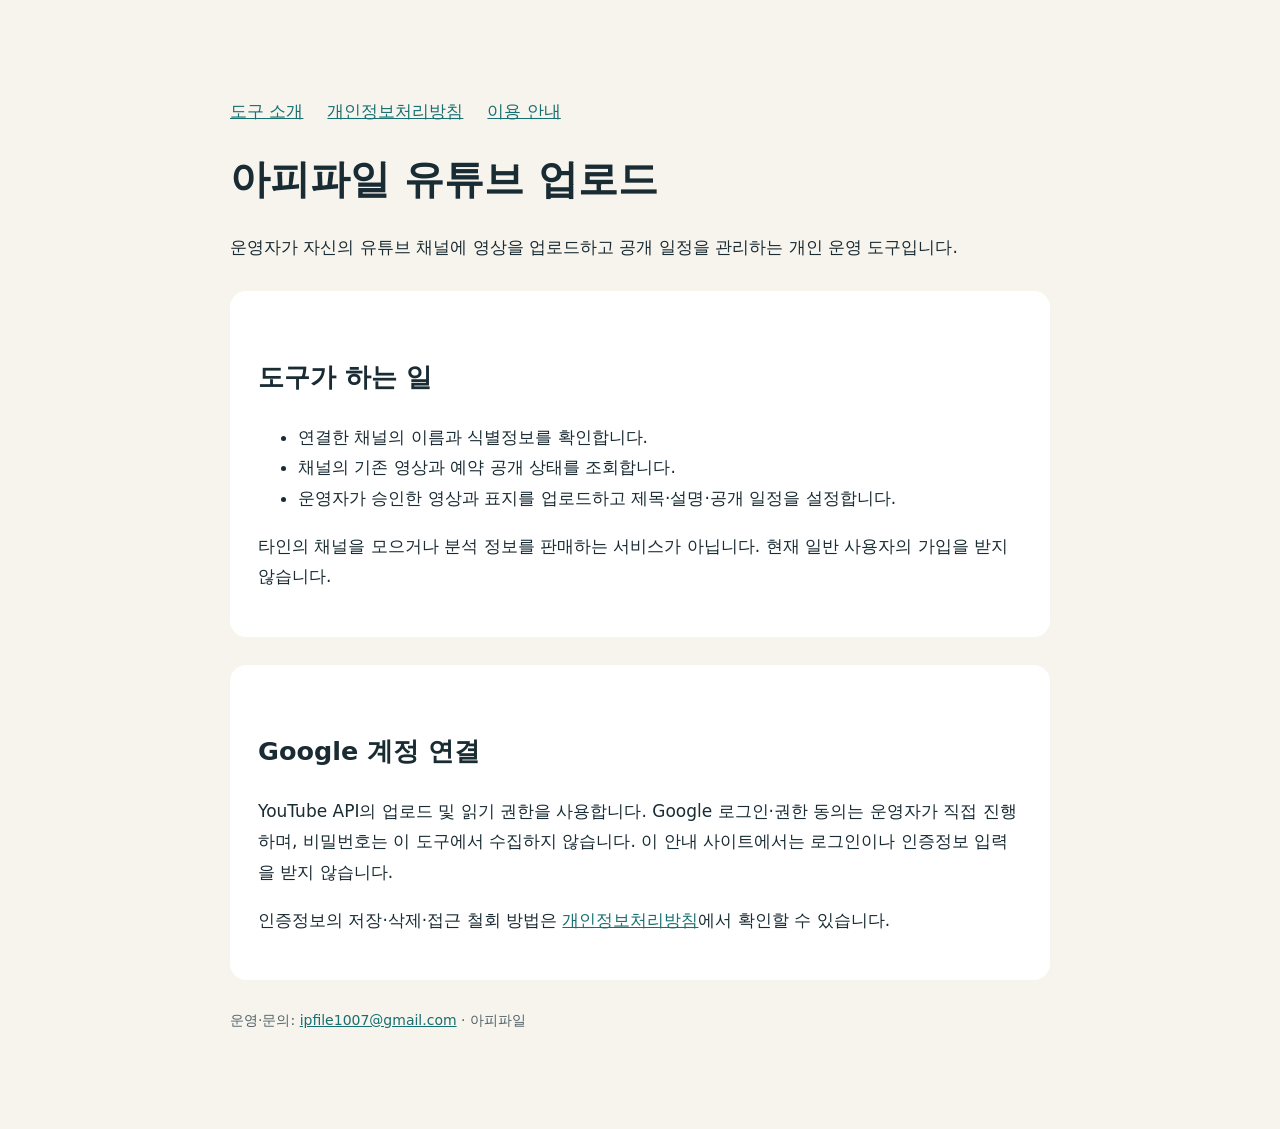
<file: index.html>
<!doctype html><html lang="ko"><head><meta charset="utf-8"><meta name="viewport" content="width=device-width, initial-scale=1"><title>업로드 도구 소개 · 아피파일</title><link rel="stylesheet" href="style.css"></head><body><main><nav><a href="index.html">도구 소개</a><a href="privacy.html">개인정보처리방침</a><a href="terms.html">이용 안내</a></nav><h1>아피파일 유튜브 업로드</h1><p>운영자가 자신의 유튜브 채널에 영상을 업로드하고 공개 일정을 관리하는 개인 운영 도구입니다.</p><section><h2>도구가 하는 일</h2><ul><li>연결한 채널의 이름과 식별정보를 확인합니다.</li><li>채널의 기존 영상과 예약 공개 상태를 조회합니다.</li><li>운영자가 승인한 영상과 표지를 업로드하고 제목·설명·공개 일정을 설정합니다.</li></ul><p>타인의 채널을 모으거나 분석 정보를 판매하는 서비스가 아닙니다. 현재 일반 사용자의 가입을 받지 않습니다.</p></section><section><h2>Google 계정 연결</h2><p>YouTube API의 업로드 및 읽기 권한을 사용합니다. Google 로그인·권한 동의는 운영자가 직접 진행하며, 비밀번호는 이 도구에서 수집하지 않습니다. 이 안내 사이트에서는 로그인이나 인증정보 입력을 받지 않습니다.</p><p>인증정보의 저장·삭제·접근 철회 방법은 <a href="privacy.html">개인정보처리방침</a>에서 확인할 수 있습니다.</p></section><footer>운영·문의: <a href="mailto:ipfile1007@gmail.com">ipfile1007@gmail.com</a> · 아피파일</footer></main></body></html>
</file>
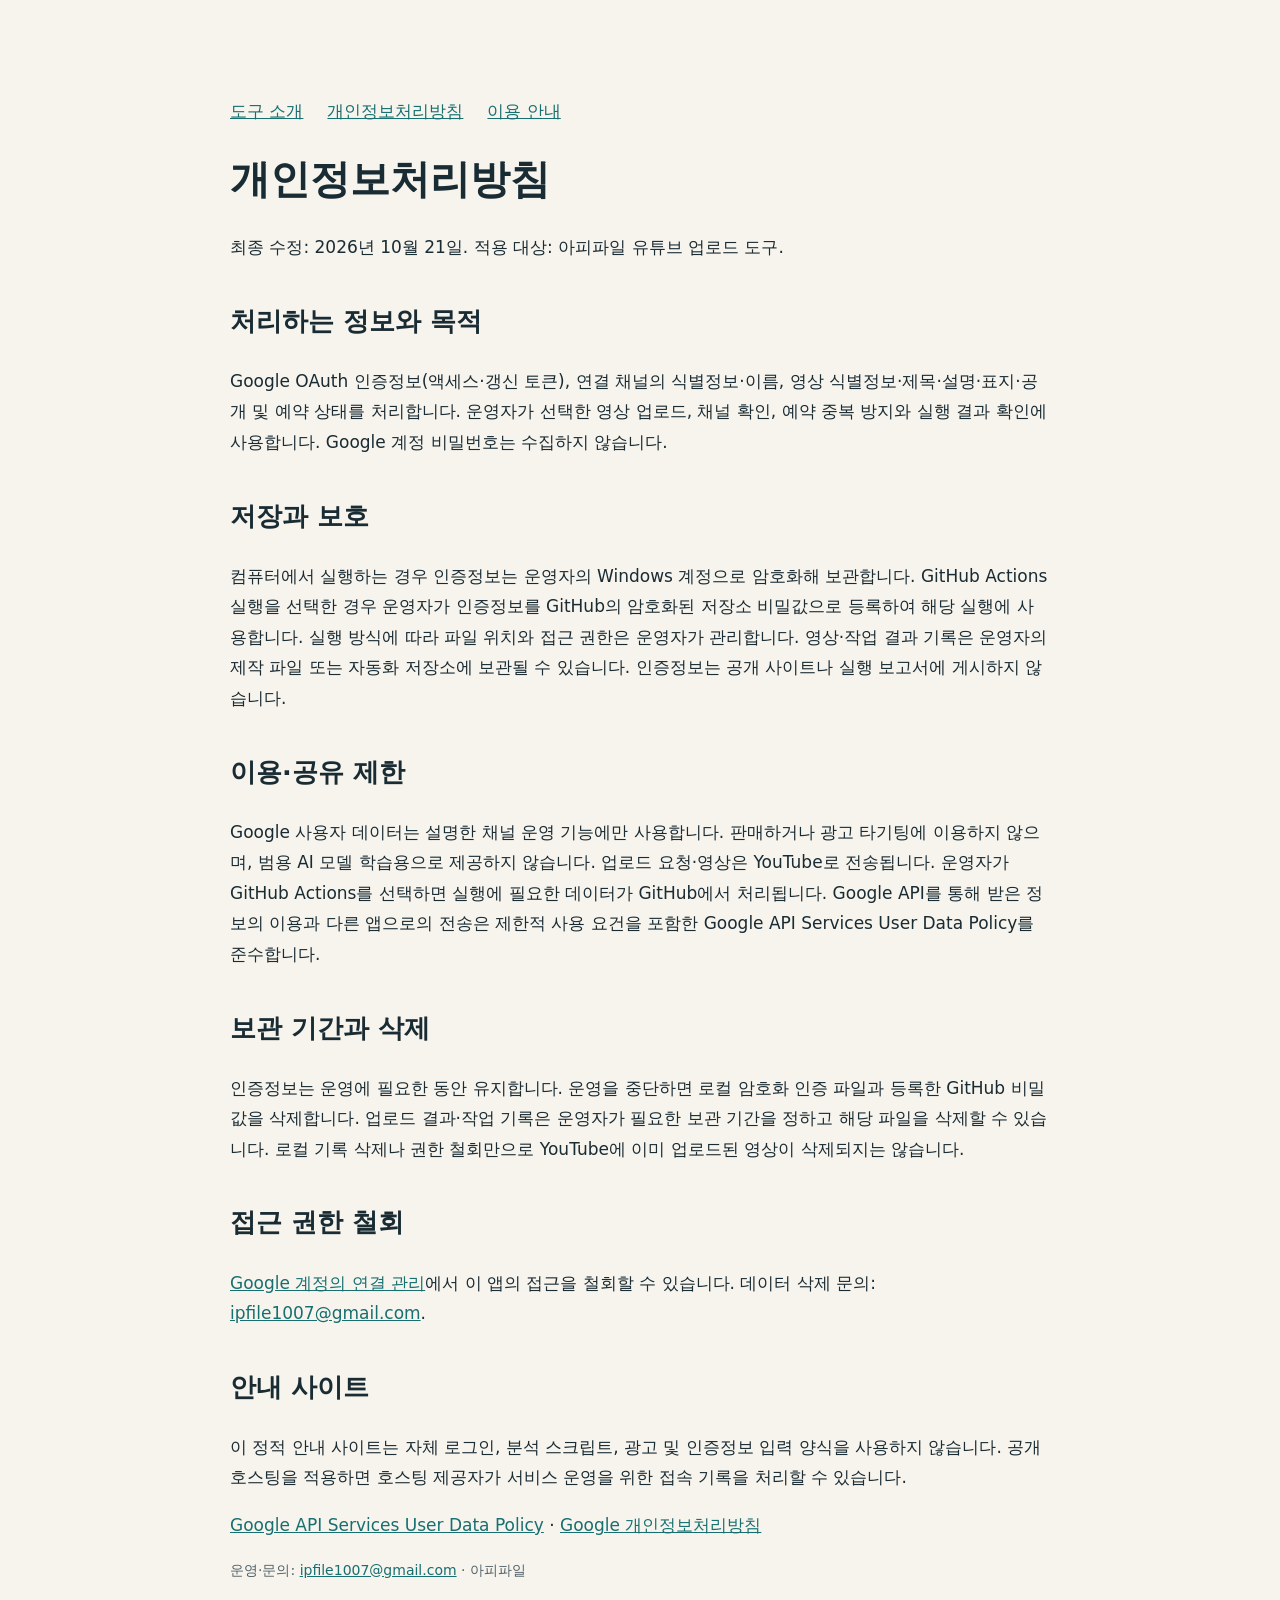
<file: privacy.html>
<!doctype html><html lang="ko"><head><meta charset="utf-8"><meta name="viewport" content="width=device-width, initial-scale=1"><title>개인정보처리방침 · 아피파일</title><link rel="stylesheet" href="style.css"></head><body><main><nav><a href="index.html">도구 소개</a><a href="privacy.html">개인정보처리방침</a><a href="terms.html">이용 안내</a></nav><h1>개인정보처리방침</h1><p>최종 수정: 2026년 10월 21일. 적용 대상: 아피파일 유튜브 업로드 도구.</p><h2>처리하는 정보와 목적</h2><p>Google OAuth 인증정보(액세스·갱신 토큰), 연결 채널의 식별정보·이름, 영상 식별정보·제목·설명·표지·공개 및 예약 상태를 처리합니다. 운영자가 선택한 영상 업로드, 채널 확인, 예약 중복 방지와 실행 결과 확인에 사용합니다. Google 계정 비밀번호는 수집하지 않습니다.</p><h2>저장과 보호</h2><p>컴퓨터에서 실행하는 경우 인증정보는 운영자의 Windows 계정으로 암호화해 보관합니다. GitHub Actions 실행을 선택한 경우 운영자가 인증정보를 GitHub의 암호화된 저장소 비밀값으로 등록하여 해당 실행에 사용합니다. 실행 방식에 따라 파일 위치와 접근 권한은 운영자가 관리합니다. 영상·작업 결과 기록은 운영자의 제작 파일 또는 자동화 저장소에 보관될 수 있습니다. 인증정보는 공개 사이트나 실행 보고서에 게시하지 않습니다.</p><h2>이용·공유 제한</h2><p>Google 사용자 데이터는 설명한 채널 운영 기능에만 사용합니다. 판매하거나 광고 타기팅에 이용하지 않으며, 범용 AI 모델 학습용으로 제공하지 않습니다. 업로드 요청·영상은 YouTube로 전송됩니다. 운영자가 GitHub Actions를 선택하면 실행에 필요한 데이터가 GitHub에서 처리됩니다. Google API를 통해 받은 정보의 이용과 다른 앱으로의 전송은 제한적 사용 요건을 포함한 Google API Services User Data Policy를 준수합니다.</p><h2>보관 기간과 삭제</h2><p>인증정보는 운영에 필요한 동안 유지합니다. 운영을 중단하면 로컬 암호화 인증 파일과 등록한 GitHub 비밀값을 삭제합니다. 업로드 결과·작업 기록은 운영자가 필요한 보관 기간을 정하고 해당 파일을 삭제할 수 있습니다. 로컬 기록 삭제나 권한 철회만으로 YouTube에 이미 업로드된 영상이 삭제되지는 않습니다.</p><h2>접근 권한 철회</h2><p><a href="https://myaccount.google.com/connections">Google 계정의 연결 관리</a>에서 이 앱의 접근을 철회할 수 있습니다. 데이터 삭제 문의: <a href="mailto:ipfile1007@gmail.com">ipfile1007@gmail.com</a>.</p><h2>안내 사이트</h2><p>이 정적 안내 사이트는 자체 로그인, 분석 스크립트, 광고 및 인증정보 입력 양식을 사용하지 않습니다. 공개 호스팅을 적용하면 호스팅 제공자가 서비스 운영을 위한 접속 기록을 처리할 수 있습니다.</p><p><a href="https://developers.google.com/terms/api-services-user-data-policy">Google API Services User Data Policy</a> · <a href="https://policies.google.com/privacy">Google 개인정보처리방침</a></p><footer>운영·문의: <a href="mailto:ipfile1007@gmail.com">ipfile1007@gmail.com</a> · 아피파일</footer></main></body></html>
</file>
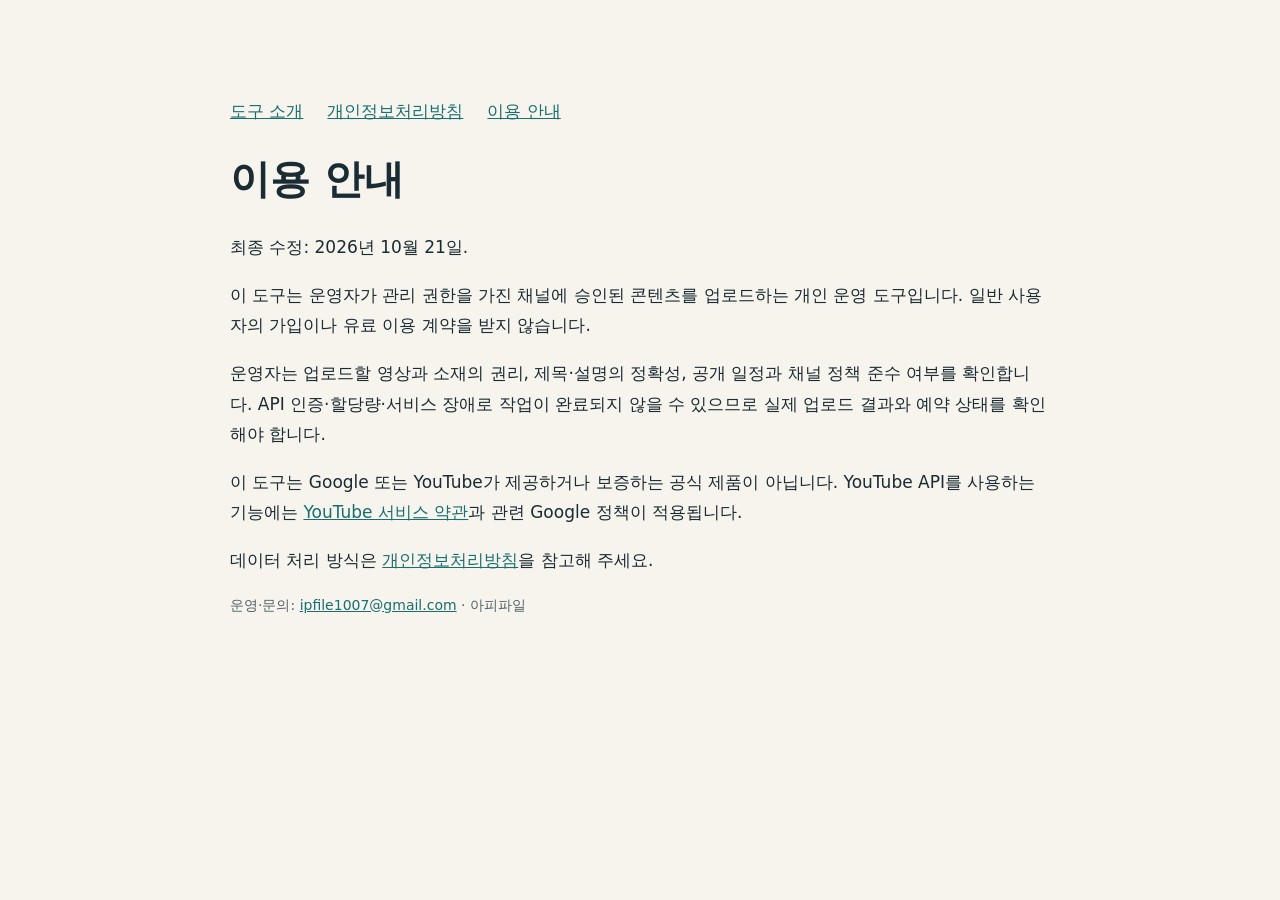
<file: terms.html>
<!doctype html><html lang="ko"><head><meta charset="utf-8"><meta name="viewport" content="width=device-width, initial-scale=1"><title>이용 안내 · 아피파일</title><link rel="stylesheet" href="style.css"></head><body><main><nav><a href="index.html">도구 소개</a><a href="privacy.html">개인정보처리방침</a><a href="terms.html">이용 안내</a></nav><h1>이용 안내</h1><p>최종 수정: 2026년 10월 21일.</p><p>이 도구는 운영자가 관리 권한을 가진 채널에 승인된 콘텐츠를 업로드하는 개인 운영 도구입니다. 일반 사용자의 가입이나 유료 이용 계약을 받지 않습니다.</p><p>운영자는 업로드할 영상과 소재의 권리, 제목·설명의 정확성, 공개 일정과 채널 정책 준수 여부를 확인합니다. API 인증·할당량·서비스 장애로 작업이 완료되지 않을 수 있으므로 실제 업로드 결과와 예약 상태를 확인해야 합니다.</p><p>이 도구는 Google 또는 YouTube가 제공하거나 보증하는 공식 제품이 아닙니다. YouTube API를 사용하는 기능에는 <a href="https://www.youtube.com/t/terms">YouTube 서비스 약관</a>과 관련 Google 정책이 적용됩니다.</p><p>데이터 처리 방식은 <a href="privacy.html">개인정보처리방침</a>을 참고해 주세요.</p><footer>운영·문의: <a href="mailto:ipfile1007@gmail.com">ipfile1007@gmail.com</a> · 아피파일</footer></main></body></html>
</file>
<file: style.css>
body{margin:0;background:#f7f4ed;color:#192b33;font:17px/1.8 system-ui,sans-serif}main{max-width:820px;margin:64px auto;padding:32px}h1{font-size:40px;line-height:1.3}h2{margin-top:36px}a{color:#176f70}nav{display:flex;gap:24px;flex-wrap:wrap}section{background:white;padding:28px;border-radius:16px;margin:28px 0}footer{font-size:14px;color:#52626a} @media(max-width:600px){main{margin:12px auto;padding:22px}h1{font-size:30px}}
</file>
